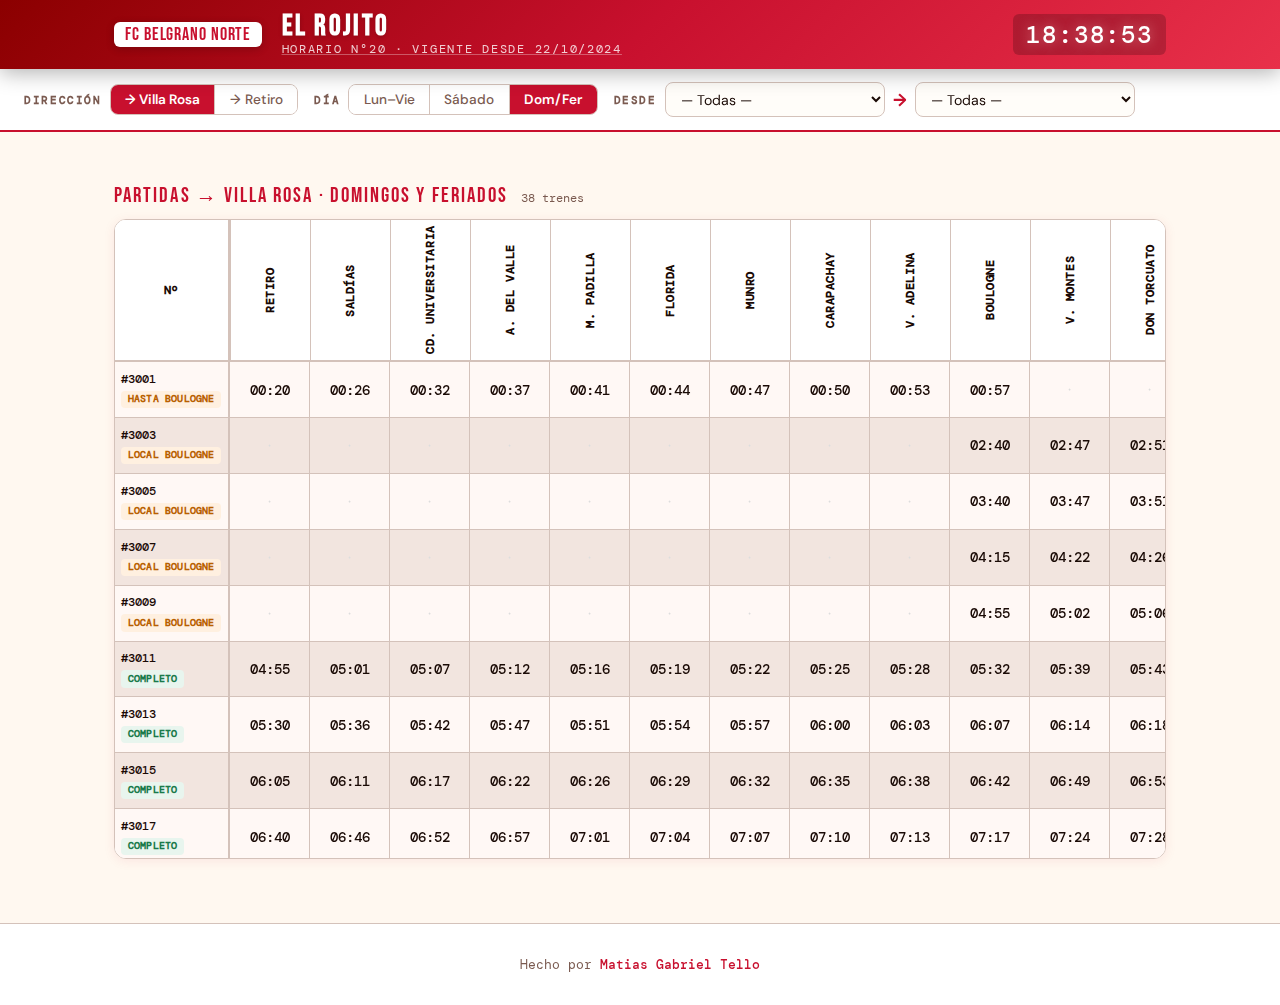
<file: index.html>
<!DOCTYPE html>
<html lang="es">

<head>
    <meta charset="UTF-8">
    <meta name="viewport" content="width=device-width, initial-scale=1.0">
    <title>Belgrano Norte — El Rojito</title>
    <link
        href="https://fonts.googleapis.com/css2?family=Bebas+Neue&family=DM+Sans:wght@300;400;500;600&family=DM+Mono:wght@400;500&display=swap"
        rel="stylesheet">
    <link rel="stylesheet" href="style.css">
</head>

<body>
    <!-- Me gusta ayudar a la gente con mis habilidades de programacion,
        por eso hice esta pagina para que puedan ver los horarios del tren Belgrano Norte -->
    <header class="header">
        <div class="header-inner">
            <div class="lozenge">FC Belgrano Norte</div>
            <div class="header-title">
                <h1>El Rojito</h1>
                <p><a href="https://ferrovias.com.ar/imgs/HORARIO_20.pdf" target="_blank" class="timetable-link">Horario
                        N°20 · Vigente desde 22/10/2024</a></p>
            </div>
            <div class="clock-box" id="clock">--:--:--</div>
        </div>
    </header>

    <div class="controls">
        <div class="ctrl-group">
            <span class="ctrl-label">Dirección</span>
            <div class="pill-group">
                <button class="pill active" id="btn-vr" onclick="setDir('vr')">→ Villa Rosa</button>
                <button class="pill" id="btn-ret" onclick="setDir('ret')">→ Retiro</button>
            </div>
        </div>

        <div class="ctrl-group">
            <span class="ctrl-label">Día</span>
            <div class="pill-group">
                <button class="pill active" id="btn-lv" onclick="setDay('lv')">Lun–Vie</button>
                <button class="pill" id="btn-sab" onclick="setDay('sab')">Sábado</button>
                <button class="pill" id="btn-dom" onclick="setDay('dom')">Dom/Fer</button>
            </div>
        </div>

        <div class="ctrl-group station-selects">
            <span class="ctrl-label">Desde</span>
            <select id="selFrom" onchange="render()"></select>
            <span class="arrow-icon">→</span>
            <select id="selTo" onchange="render()"></select>
        </div>
    </div>

    <div class="next-banner" id="nextBanner"></div>

    <div class="main">
        <div class="section-header">
            <span class="section-title" id="sectionTitle">Partidas hacia Villa Rosa</span>
            <span class="section-count" id="sectionCount"></span>
        </div>
        <div class="trains-grid" id="grid"></div>
    </div>

    <footer class="footer">
        <p>Hecho por <a href="https://mentitos.github.io/Presentacion/" target="_blank">Matias Gabriel Tello</a></p>
    </footer>

    <script src="script.js"></script>
</body>

</html>
</file>
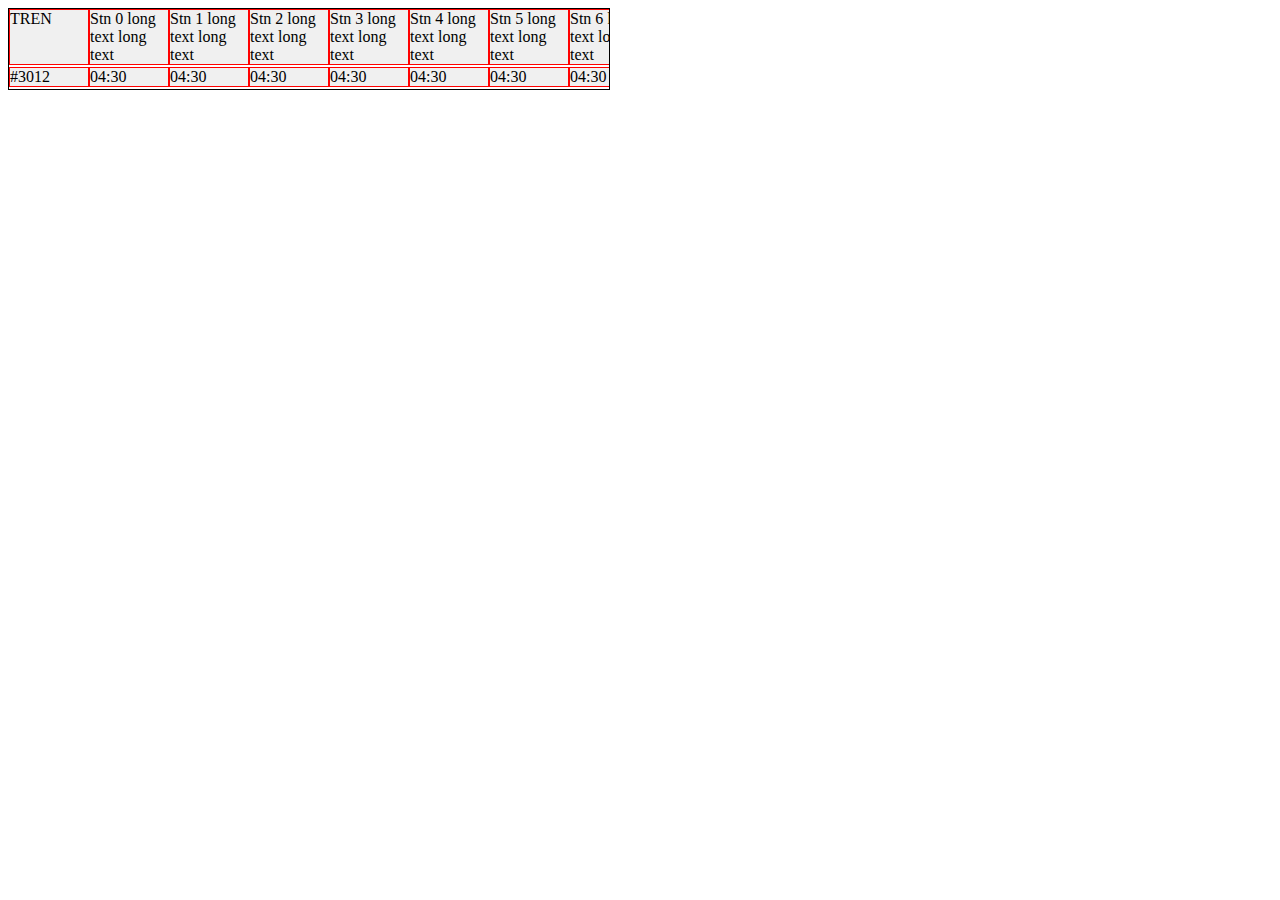
<file: test-subgrid-2.html>
<!DOCTYPE html>
<html>
<head>
<style>
.trains-grid {
    display: grid;
    overflow-x: auto;
    width: 600px; /* fixed size container */
    border: 1px solid black;
}
.row {
    display: grid;
    grid-template-columns: subgrid;
    grid-column: 1 / -1;
    background: #f0f0f0;
    margin-bottom: 2px;
}
.row:hover { background: #e0e0e0; }
.cell {
    border: 1px solid red;
    overflow: hidden;
}
</style>
</head>
<body>
<div class="trains-grid" id="grid">
</div>
<script>
const grid = document.getElementById('grid');
grid.style.gridTemplateColumns = `80px repeat(10, minmax(80px, 1fr))`;

const cols = `<div class="cell">TREN</div>` + Array(10).fill(0).map((_, i) => `<div class="cell">Stn ${i} long text long text</div>`).join('');
const row1 = document.createElement('div');
row1.className = 'row';
row1.innerHTML = cols;
grid.appendChild(row1);

const cols2 = `<div class="cell">#3012</div>` + Array(10).fill(0).map((_, i) => `<div class="cell">04:30</div>`).join('');
const row2 = document.createElement('div');
row2.className = 'row';
row2.innerHTML = cols2;
grid.appendChild(row2);
</script>
</body>
</html>
</file>
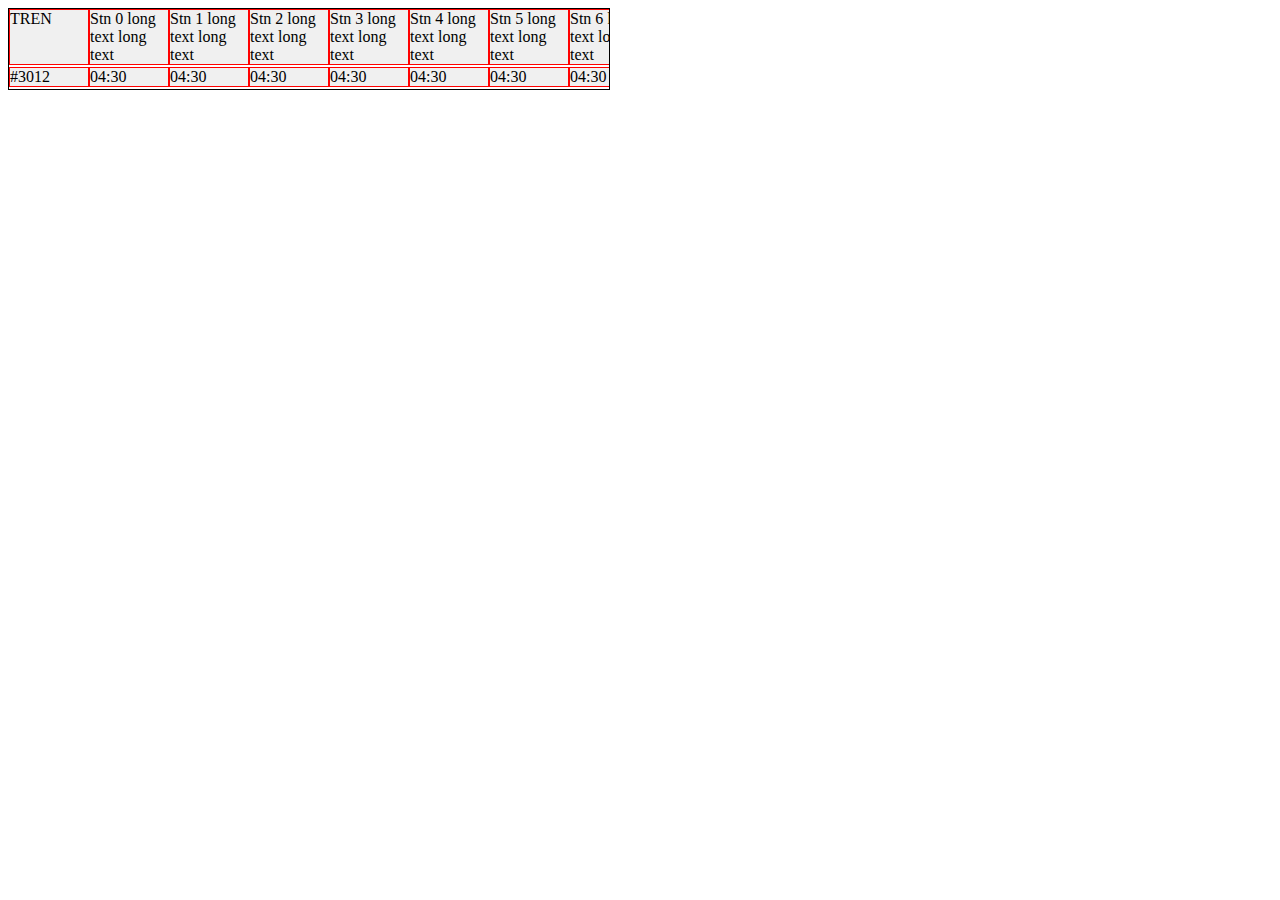
<file: test-subgrid.html>
<!DOCTYPE html>
<html>
<head>
<style>
.container {
    overflow-x: auto;
    width: 600px;
    border: 1px solid black;
}
.grid {
    display: grid;
    /* grid-template-columns will be injected */
}
.row {
    display: grid; /* Chrome needs this for subgrid */
    grid-template-columns: subgrid;
    grid-column: 1 / -1;
    background: #f0f0f0;
    margin-bottom: 2px;
}
.row:hover {
    background: #e0e0e0;
}
.cell {
    border: 1px solid red;
    overflow: hidden;
}
</style>
</head>
<body>
<div class="container">
    <div class="grid" id="grid">
    </div>
</div>
<script>
const grid = document.getElementById('grid');
grid.style.gridTemplateColumns = `80px repeat(22, minmax(80px, 1fr))`;

const cols = `<div class="cell">TREN</div>` + Array(22).fill(0).map((_, i) => `<div class="cell">Stn ${i} long text long text</div>`).join('');
const row1 = document.createElement('div');
row1.className = 'row';
row1.innerHTML = cols;
grid.appendChild(row1);

const cols2 = `<div class="cell">#3012</div>` + Array(22).fill(0).map((_, i) => `<div class="cell">04:30</div>`).join('');
const row2 = document.createElement('div');
row2.className = 'row';
row2.innerHTML = cols2;
grid.appendChild(row2);
</script>
</body>
</html>
</file>
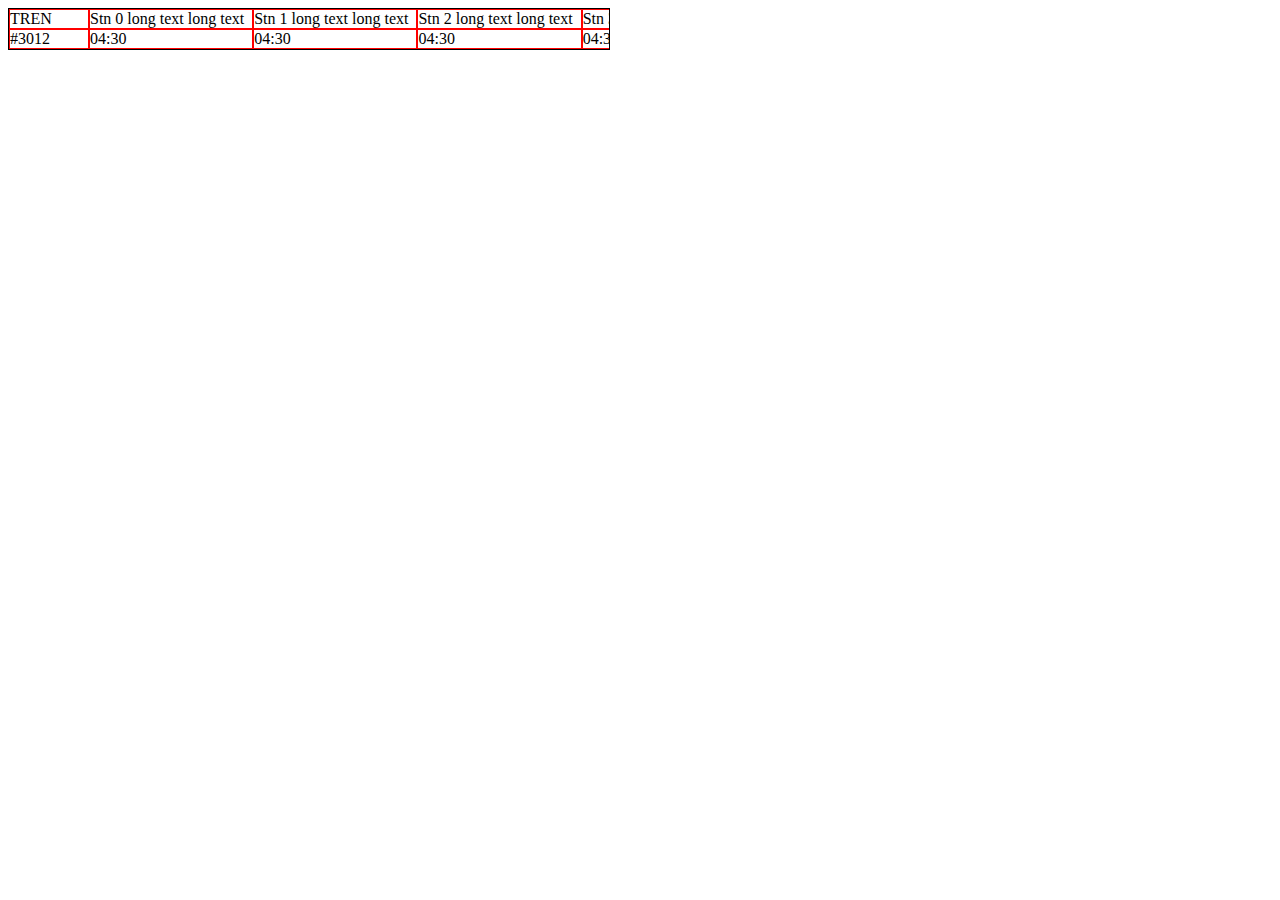
<file: test3.html>
<!DOCTYPE html>
<html>
<head>
<style>
.container {
    overflow-x: auto;
    width: 600px;
    border: 1px solid black;
}
.inner {
    width: max-content;
    min-width: 100%;
}
.row {
    display: grid;
    /* To ensure all 1fr are equal, they must start from 0 */
    /* But we want at least 75px */
}
.cell {
    border: 1px solid red;
    overflow: hidden;
}
</style>
</head>
<body>
<div class="container">
    <div class="inner" id="inner">
    </div>
</div>
<script>
const inner = document.getElementById('inner');
const cols = `<div class="cell">TREN</div>` + Array(22).fill(0).map((_, i) => `<div class="cell">Stn ${i} long text long text</div>`).join('');
const row1 = document.createElement('div');
row1.className = 'row';
row1.style.gridTemplateColumns = `80px repeat(22, minmax(80px, 1fr))`;
row1.innerHTML = cols;
inner.appendChild(row1);

const cols2 = `<div class="cell">#3012</div>` + Array(22).fill(0).map((_, i) => `<div class="cell">04:30</div>`).join('');
const row2 = document.createElement('div');
row2.className = 'row';
row2.style.gridTemplateColumns = `80px repeat(22, minmax(80px, 1fr))`;
row2.innerHTML = cols2;
inner.appendChild(row2);
</script>
</body>
</html>
</file>
<file: style.css>
:root {
    --red: #C8102E;
    --red-dark: #8B0000;
    --red-light: #E8304A;
    --red-glow: rgba(200, 16, 46, 0.15);
    --cream: #FFF8F0;
    --warm: #FFF0E6;
    --paper: #FFFDF9;
    --text: #1a0a05;
    --muted: #7a5a50;
    --border: #d4c2ba;
    --stripe-a: #fff8f5;
    --stripe-b: #f2e5df;
    --green: #1a7a4a;
    --green-bg: #e8f5ee;
    --amber: #b85c00;
    --amber-bg: #fff3e0;
    --shadow: 0 2px 12px rgba(200, 16, 46, 0.08);
}

/* Me gustan las mujeres como mi mujer, con rulos, con lindos ojos y que me traten mal */
* {
    margin: 0;
    padding: 0;
    box-sizing: border-box;
}

body {
    font-family: 'DM Sans', sans-serif;
    background: var(--cream);
    color: var(--text);
    min-height: 100vh;
}

.header {
    background: var(--red);
    background-image: linear-gradient(135deg, var(--red-dark) 0%, var(--red) 50%, var(--red-light) 100%);
    color: white;
    padding: 0;
    position: sticky;
    top: 0;
    z-index: 50;
    box-shadow: 0 4px 20px rgba(0, 0, 0, 0.3);
}

.header-inner {
    display: flex;
    align-items: center;
    gap: 1.2rem;
    padding: 0.8rem 1.5rem;
    max-width: 1100px;
    margin: 0 auto;
}

.lozenge {
    background: white;
    color: var(--red);
    font-family: 'Bebas Neue', sans-serif;
    font-size: 1.1rem;
    letter-spacing: 0.05em;
    padding: 0.25rem 0.7rem;
    border-radius: 6px;
    line-height: 1;
    white-space: nowrap;
    box-shadow: 0 2px 8px rgba(0, 0, 0, 0.2);
}

.header-title {
    flex: 1;
}

.header-title h1 {
    font-family: 'Bebas Neue', sans-serif;
    font-size: 1.8rem;
    letter-spacing: 0.08em;
    line-height: 1;
    text-shadow: 0 2px 4px rgba(0, 0, 0, 0.2);
}

.header-title p {
    font-size: 0.72rem;
    opacity: 0.8;
    letter-spacing: 0.15em;
    text-transform: uppercase;
    font-family: 'DM Mono', monospace;
}

.clock-box {
    font-family: 'DM Mono', monospace;
    font-size: 1.5rem;
    font-weight: 500;
    background: rgba(0, 0, 0, 0.2);
    padding: 0.3rem 0.8rem;
    border-radius: 6px;
    letter-spacing: 0.08em;
    text-shadow: 0 0 12px rgba(255, 200, 200, 0.5);
}

.controls {
    background: white;
    border-bottom: 2px solid var(--red);
    padding: 0.8rem 1.5rem;
    display: flex;
    gap: 1rem;
    flex-wrap: wrap;
    align-items: center;
    max-width: 100%;
}

.ctrl-group {
    display: flex;
    align-items: center;
    gap: 0.5rem;
}

.ctrl-label {
    font-size: 0.68rem;
    font-weight: 600;
    letter-spacing: 0.15em;
    text-transform: uppercase;
    color: var(--muted);
    font-family: 'DM Mono', monospace;
    white-space: nowrap;
}

.pill-group {
    display: flex;
    border: 1.5px solid var(--border);
    border-radius: 8px;
    overflow: hidden;
}

.pill {
    padding: 0.4rem 0.9rem;
    background: white;
    color: var(--muted);
    font-family: 'DM Sans', sans-serif;
    font-size: 0.85rem;
    font-weight: 500;
    border: none;
    cursor: pointer;
    transition: all 0.15s;
    border-right: 1px solid var(--border);
    white-space: nowrap;
}

.pill:last-child {
    border-right: none;
}

.pill:hover {
    background: var(--warm);
    color: var(--red);
}

.pill.active {
    background: var(--red);
    color: white;
    font-weight: 600;
}

.station-selects {
    display: flex;
    gap: 0.5rem;
    align-items: center;
    flex: 1;
    flex-wrap: wrap;
}

.station-selects select {
    background: var(--paper);
    border: 1.5px solid var(--border);
    color: var(--text);
    font-family: 'DM Sans', sans-serif;
    font-size: 0.88rem;
    padding: 0.4rem 0.7rem;
    border-radius: 8px;
    outline: none;
    cursor: pointer;
    transition: border-color 0.15s;
    min-width: 140px;
    flex: 1;
    max-width: 220px;
}

.station-selects select:focus {
    border-color: var(--red);
}

.arrow-icon {
    color: var(--red);
    font-size: 1.1rem;
    font-weight: 700;
}

.next-banner {
    max-width: 1100px;
    margin: 1rem auto 0;
    padding: 0 1.5rem;
}

.next-card {
    background: white;
    border-radius: 14px;
    border-left: 5px solid var(--red);
    box-shadow: var(--shadow), 0 0 0 1px var(--border);
    padding: 1rem 1.4rem;
    display: flex;
    align-items: center;
    gap: 1.5rem;
    flex-wrap: wrap;
    animation: slideIn 0.4s ease;
}

@keyframes slideIn {
    from {
        opacity: 0;
        transform: translateY(-8px);
    }

    to {
        opacity: 1;
        transform: translateY(0);
    }
}

.next-pulse {
    width: 10px;
    height: 10px;
    background: var(--red);
    border-radius: 50%;
    animation: pulse 1.2s ease infinite;
    flex-shrink: 0;
}

@keyframes pulse {

    0%,
    100% {
        box-shadow: 0 0 0 0 rgba(200, 16, 46, 0.5);
    }

    50% {
        box-shadow: 0 0 0 8px rgba(200, 16, 46, 0);
    }
}

.next-info {
    flex: 1;
}

.next-label {
    font-size: 0.65rem;
    letter-spacing: 0.2em;
    text-transform: uppercase;
    color: var(--muted);
    font-family: 'DM Mono', monospace;
}

.next-time {
    font-family: 'Bebas Neue', sans-serif;
    font-size: 2.4rem;
    color: var(--red);
    line-height: 1;
    letter-spacing: 0.05em;
}

.next-detail {
    font-size: 0.82rem;
    color: var(--muted);
    margin-top: 0.2rem;
}

.next-detail strong {
    color: var(--text);
}

.next-countdown {
    text-align: center;
    background: var(--red-glow);
    border-radius: 10px;
    padding: 0.6rem 1.2rem;
    border: 1px solid rgba(200, 16, 46, 0.2);
}

.next-countdown .cd-num {
    font-family: 'Bebas Neue', sans-serif;
    font-size: 2rem;
    color: var(--red);
    line-height: 1;
}

.next-countdown .cd-label {
    font-size: 0.65rem;
    color: var(--muted);
    text-transform: uppercase;
    letter-spacing: 0.1em;
    font-family: 'DM Mono', monospace;
}

.next-tag {
    padding: 0.2rem 0.4rem;
    border-radius: 4px;
    font-size: 0.62rem;
    font-weight: 700;
    letter-spacing: 0.02em;
    text-transform: uppercase;
    white-space: normal;
    display: block;
    line-height: 1.1;
    margin-top: 2px;
    width: fit-content;
}

.tag-local {
    background: var(--green-bg);
    color: var(--green);
}

.tag-expreso {
    background: #fff0e0;
    color: #b86000;
}

.tag-directo {
    background: #e8eaff;
    color: #3040b0;
}

.main {
    max-width: 1100px;
    margin: 0 auto;
    padding: 1rem 1.5rem 2rem;
}

.section-header {
    display: flex;
    align-items: baseline;
    gap: 0.8rem;
    margin: 1.2rem 0 0.7rem;
}

.section-title {
    font-family: 'Bebas Neue', sans-serif;
    font-size: 1.3rem;
    letter-spacing: 0.1em;
    color: var(--red);
}

.section-count {
    font-family: 'DM Mono', monospace;
    font-size: 0.75rem;
    color: var(--muted);
}

.trains-grid {
    display: grid;
    border-radius: 12px;
    overflow: auto;
    max-height: calc(100vh - 260px);
    border: 1.5px solid var(--border);
    box-shadow: var(--shadow);
    background: white;
    column-gap: 0;
    scrollbar-width: thin;
    scrollbar-color: var(--border) transparent;
}

.trains-grid::-webkit-scrollbar {
    width: 6px;
    height: 6px;
}

.trains-grid::-webkit-scrollbar-track {
    background: transparent;
}

.trains-grid::-webkit-scrollbar-thumb {
    background: var(--border);
    border-radius: 3px;
}

.station-header {
    display: grid;
    grid-template-columns: subgrid;
    grid-column: 1 / -1;
    background: white;
    border-bottom: 2px solid var(--border);
    position: sticky;
    top: 0;
    z-index: 10;
}

.sh-cell {
    padding: 0.8rem 0.4rem;
    font-size: 0.72rem;
    font-weight: 700;
    text-transform: uppercase;
    letter-spacing: 0.05em;
    color: var(--text);
    font-family: 'DM Mono', monospace;
    background: white;
    border-right: 1px solid var(--border);
    display: flex;
    align-items: center;
    justify-content: center;
    writing-mode: vertical-rl;
    transform: rotate(180deg);
    height: 140px;
    white-space: nowrap;
    overflow: hidden;
}

.sh-cell.from-col {
    color: var(--red);
    font-weight: 700;
}

.sh-cell.to-col {
    color: var(--green);
    font-weight: 700;
}

.sh-cell.sh-horizontal {
    writing-mode: horizontal-tb;
    transform: none;
    height: auto;
    padding-bottom: 0.8rem;
}

.train-row {
    display: grid;
    grid-template-columns: subgrid;
    grid-column: 1 / -1;
    border-bottom: 1px solid var(--border);
    transition: background 0.12s;
    cursor: default;
    background: transparent;
}

.train-row:last-child {
    border-bottom: none;
}

.train-row.even .cell {
    background: var(--stripe-a);
}

.train-row.odd .cell {
    background: var(--stripe-b);
}

.train-row:hover .cell {
    background: #ffebe5 !important;
}

.train-row.is-next .cell {
    background-color: #fff3f0 !important;
    background-image: none;
}

.train-row.is-next .cell-num {
    background-color: #fff3f0 !important;
    box-shadow: inset 5px 0 0 var(--red);
}

.train-row.last-past {
    position: relative;
}

.train-row.last-past::after {
    content: '';
    position: absolute;
    left: 0;
    right: 0;
    bottom: 0;
    height: 2px;
    background: var(--red);
    opacity: 0.35;
    pointer-events: none;
}

.train-row.last-past .cell-time {
    color: var(--muted);
    text-decoration: line-through;
    text-decoration-color: rgba(200, 16, 46, 0.4);
}

.cell {
    padding: 0.55rem 0.4rem;
    border-right: 1px solid var(--border);
    display: flex;
    align-items: center;
    justify-content: center;
    min-height: 40px;
}

.cell-even,
.sh-col-even {
    background-color: transparent;
}

.cell-odd,
.sh-col-odd {
    background-color: transparent;
}

.cell-num {
    font-family: 'DM Mono', monospace;
    font-size: 0.72rem;
    color: var(--muted);
    flex-direction: column;
    gap: 2px;
    align-items: flex-start;
    position: sticky;
    left: 0;
    z-index: 8;
    border-right: 2px solid var(--border) !important;
    background: white;
}

.sh-cell.sh-horizontal {
    position: sticky;
    left: 0;
    z-index: 9;
    border-right: 2px solid var(--border) !important;
    background: white;
}

.train-row.even .cell-num {
    background: var(--stripe-a);
}

.train-row.odd .cell-num {
    background: var(--stripe-b);
}

.train-row:hover .cell-num {
    background: #ffebe5 !important;
}

.cell-num .train-n {
    font-weight: 500;
    color: var(--text);
    font-size: 0.75rem;
}

.cell-time {
    font-family: 'DM Mono', monospace;
    font-size: 0.88rem;
    font-weight: 500;
    color: var(--text);
}

.cell-time.from-time {
    color: var(--red);
    font-weight: 700;
    font-size: 0.95rem;
}

.cell-time.to-time {
    color: var(--green);
    font-weight: 700;
    font-size: 0.95rem;
}

.cell-time.next-time {
    color: var(--red);
    text-shadow: 0 0 8px rgba(200, 16, 46, 0.3);
}

.cell-empty {
    color: #d0c0ba;
    font-size: 0.7rem;
    font-family: 'DM Mono', monospace;
}

.no-stop {
    color: #ddd;
    font-size: 1rem;
}

.no-results {
    padding: 3rem;
    text-align: center;
    font-family: 'DM Mono', monospace;
    font-size: 0.8rem;
    color: var(--muted);
    letter-spacing: 0.1em;
}

@media (max-width: 600px) {

    .header-inner {
        padding: 0.6rem 1rem;
        gap: 0.75rem;
    }

    .lozenge {
        font-size: 0.85rem;
        padding: 0.2rem 0.5rem;
    }

    .header-title h1 {
        font-size: 1.3rem;
    }

    .header-title p {
        font-size: 0.6rem;
        letter-spacing: 0.08em;
    }

    .clock-box {
        font-size: 1rem;
        padding: 0.25rem 0.55rem;
    }

    .controls {
        padding: 0.7rem 1rem;
        gap: 0.6rem;
        flex-direction: column;
        align-items: stretch;
    }

    .ctrl-group {
        width: 100%;
    }

    .ctrl-group:not(.station-selects) {
        justify-content: space-between;
    }

    .pill-group {
        flex: 1;
    }

    .pill {
        flex: 1;
        text-align: center;
        font-size: 0.8rem;
        padding: 0.45rem 0.4rem;
    }

    .station-selects {
        flex-wrap: nowrap;
        gap: 0.4rem;
    }

    .station-selects select {
        min-width: 0;
        max-width: none;
        flex: 1;
        font-size: 0.82rem;
        padding: 0.42rem 0.5rem;
    }

    .arrow-icon {
        font-size: 1rem;
        flex-shrink: 0;
    }


    .next-banner {
        padding: 0 0.75rem;
        margin-top: 0.75rem;
    }

    .next-card {
        padding: 0.85rem 1rem;
        gap: 0.75rem;
        flex-wrap: nowrap;
        align-items: center;
        border-radius: 12px;
    }

    .next-pulse {
        display: none;
    }

    .next-label {
        font-size: 0.6rem;
        letter-spacing: 0.12em;
    }

    .next-time {
        font-size: 2rem;
    }

    .next-detail {
        font-size: 0.75rem;
    }

    .next-countdown {
        padding: 0.5rem 0.8rem;
        flex-shrink: 0;
    }

    .next-countdown .cd-num {
        font-size: 1.6rem;
    }

    .next-countdown .cd-label {
        font-size: 0.58rem;
    }


    .next-banner,
    .main {
        padding-left: 0.75rem;
        padding-right: 0.75rem;
    }

    .section-header {
        margin: 0.9rem 0 0.5rem;
    }

    .section-title {
        font-size: 1.1rem;
    }

    .trains-grid {
        border-radius: 10px;
        max-height: calc(100dvh - 320px);
    }


    .cell {
        padding: 0.4rem 0.3rem;
        min-height: 36px;
        justify-content: center;
        align-items: center;
    }


    .cell-num {
        padding: 0.4rem 0.35rem;
        min-width: 0;
        width: 72px;
        align-items: center;
        justify-content: center;
        text-align: center;
    }

    .cell-num .train-n {
        font-size: 0.65rem;
    }

    .next-tag {
        font-size: 0.5rem;
        padding: 0.12rem 0.28rem;
        text-align: center;
        margin-top: 2px;
    }


    .sh-cell {
        height: 90px;
        font-size: 0.52rem;
        padding: 0.4rem 0.15rem;
        letter-spacing: 0.01em;
        white-space: normal;
        word-break: break-word;
        overflow: hidden;
        text-align: center;
        line-height: 1.15;
    }


    .sh-cell.sh-horizontal {
        height: auto;
        width: 72px;
        padding: 0.5rem 0.35rem;
        justify-content: center;
        white-space: normal;
        word-break: normal;
    }


    .cell-time {
        font-size: 0.78rem;
        display: flex;
        justify-content: center;
        width: 100%;
    }

    .cell-time.from-time,
    .cell-time.to-time {
        font-size: 0.82rem;
    }
}


.trains-grid {
    cursor: grab;
    user-select: none;
}

.trains-grid.drag-scrolling {
    cursor: grabbing;
}

.trains-grid.drag-scrolling * {
    pointer-events: none;
}


.timetable-link {
    color: inherit;
    text-decoration: underline;
    text-decoration-color: rgba(255, 255, 255, 0.4);
    transition: text-decoration-color 0.2s;
}

.timetable-link:hover {
    text-decoration-color: white;
}

.footer {
    text-align: center;
    padding: 2rem 1.5rem;
    margin-top: 2rem;
    border-top: 1px solid var(--border);
    background: white;
}

.footer p {
    font-family: 'DM Mono', monospace;
    font-size: 0.8rem;
    color: var(--muted);
}

.footer a {
    color: var(--red);
    text-decoration: none;
    font-weight: 500;
    transition: color 0.2s;
}

.footer a:hover {
    color: var(--red-dark);
    text-decoration: underline;
}
</file>
